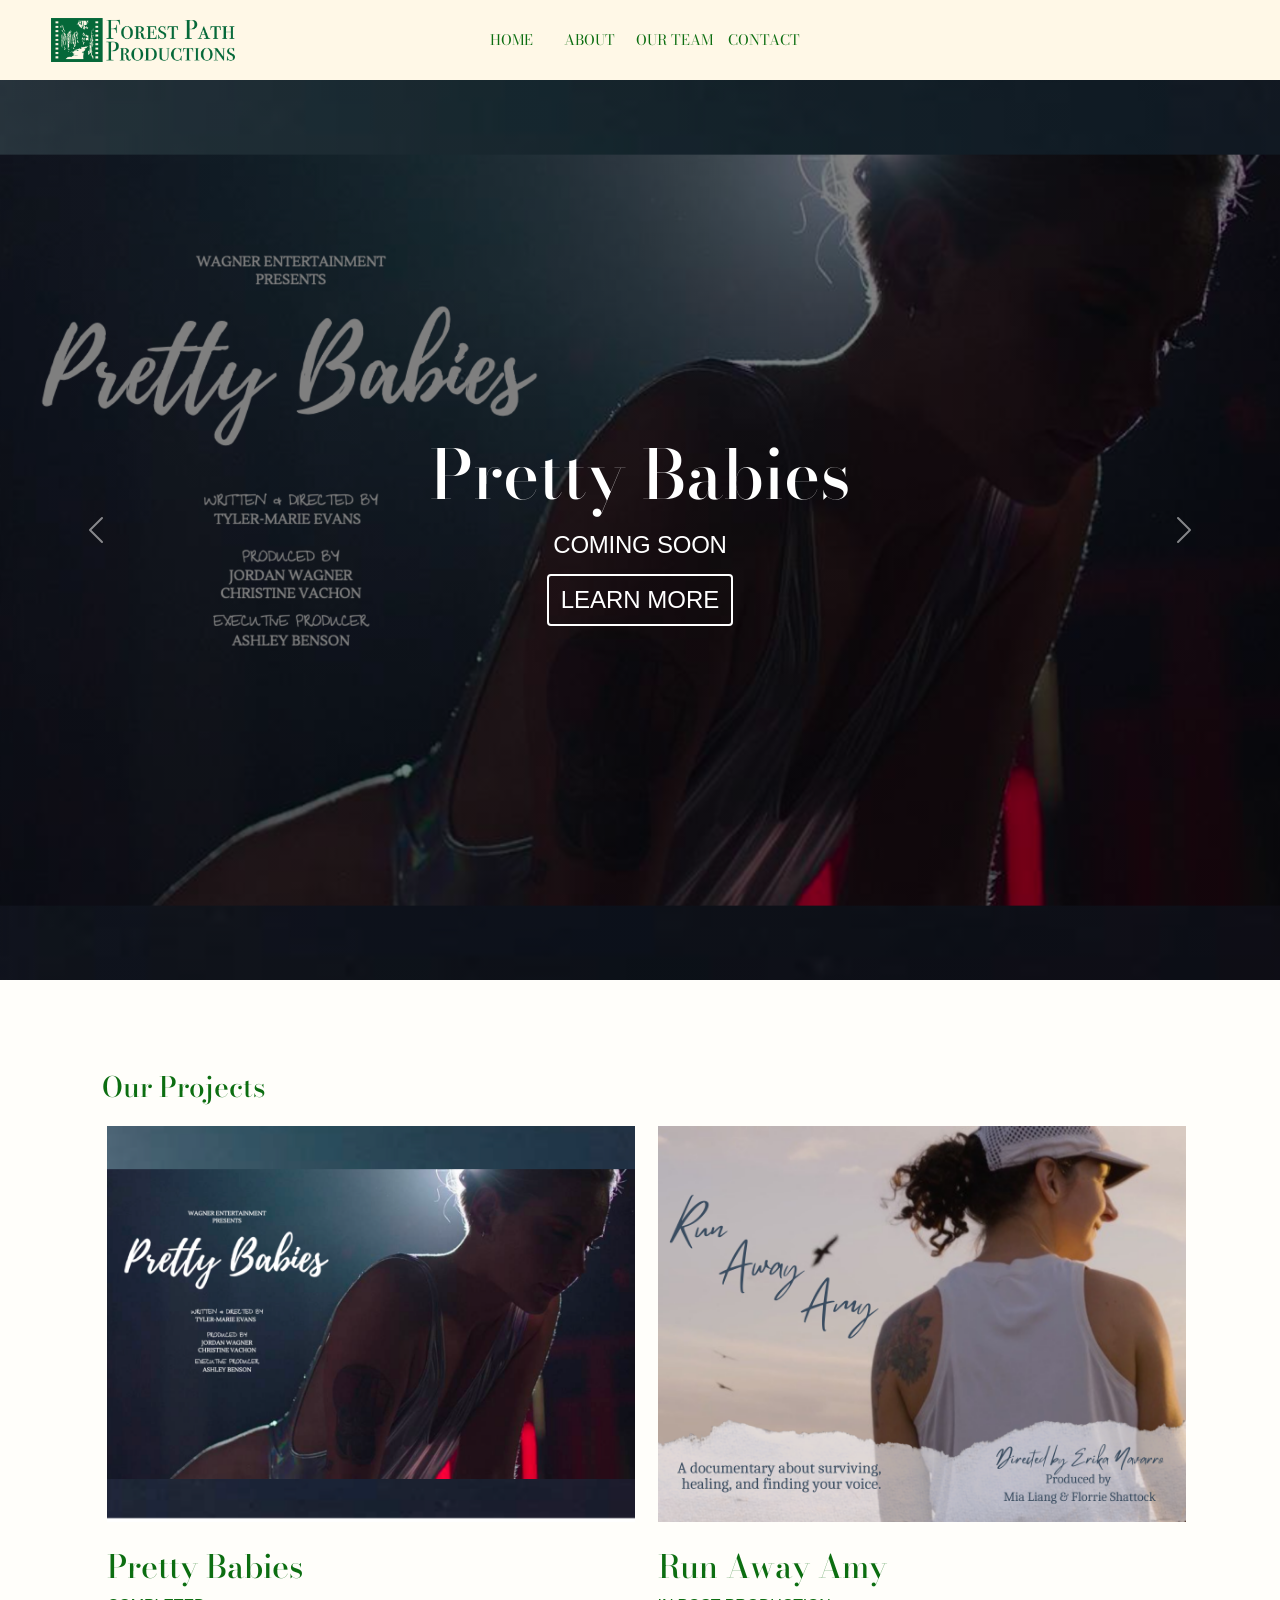
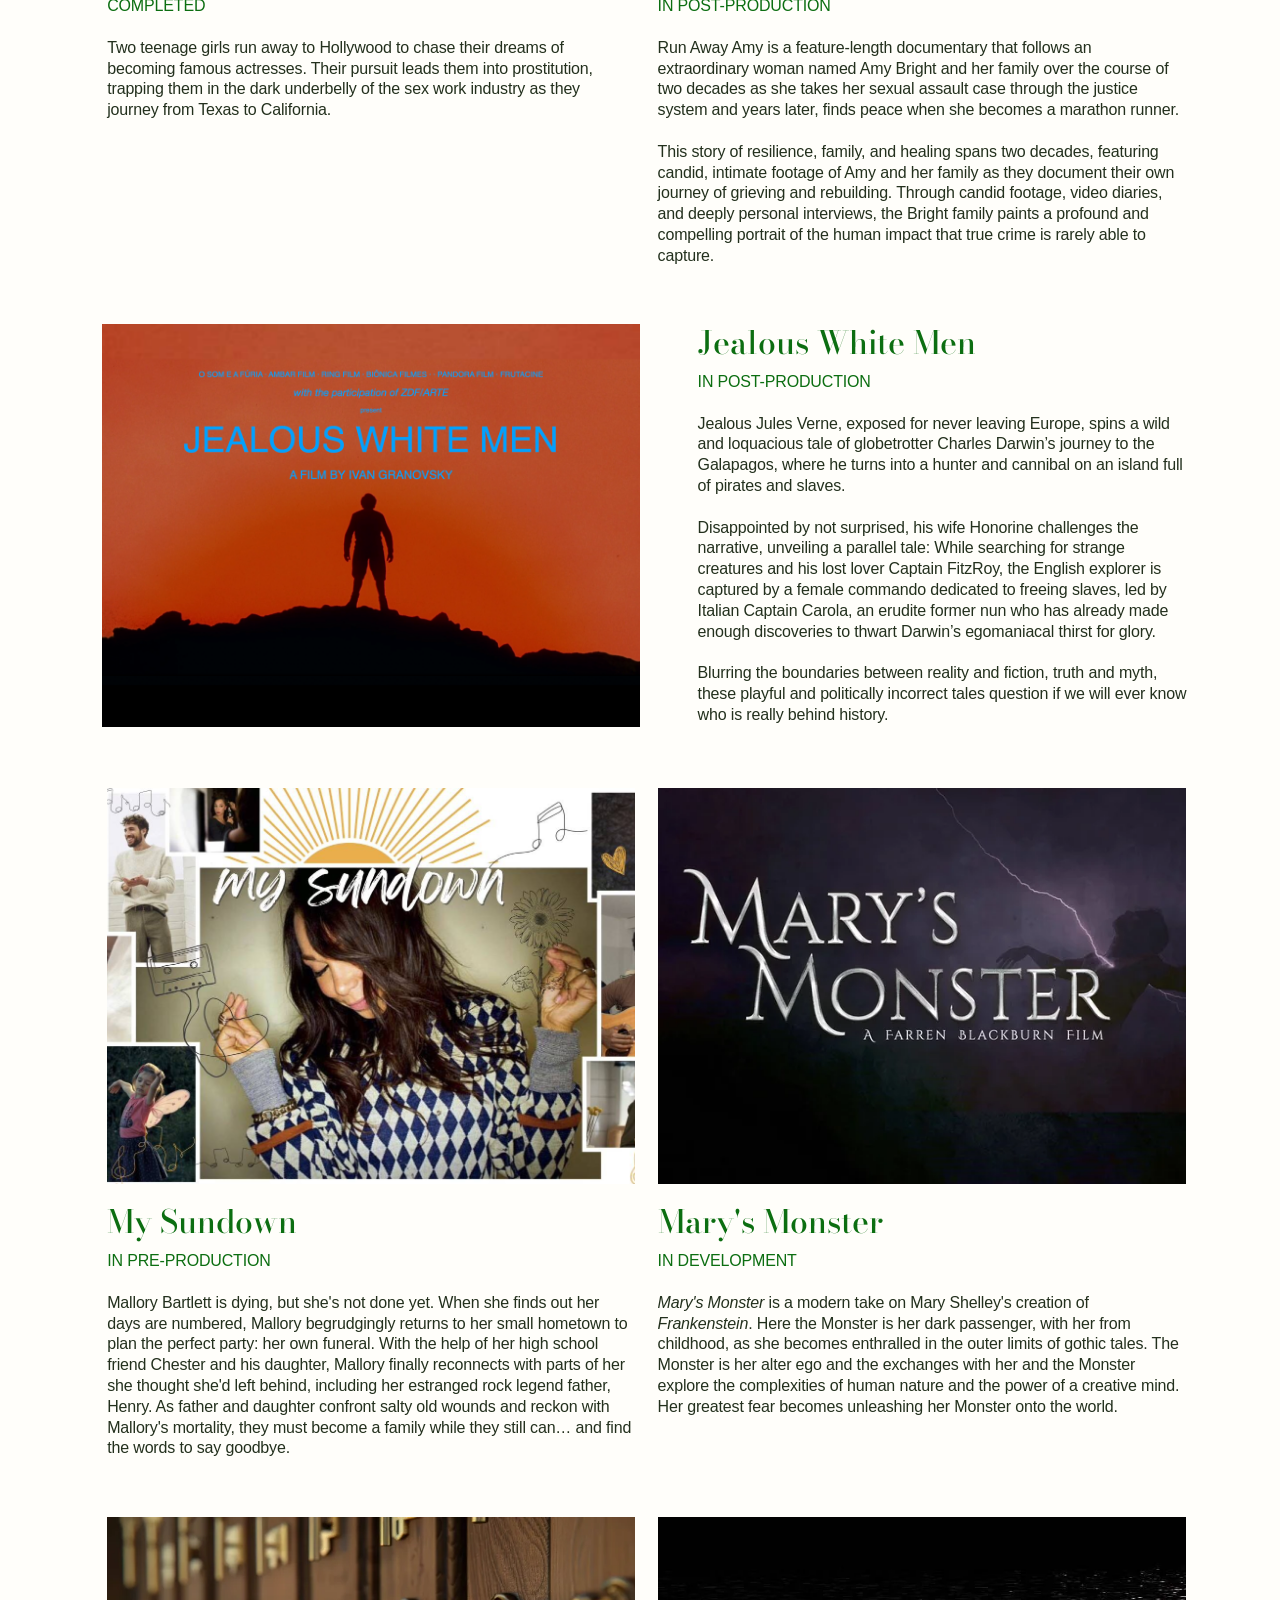
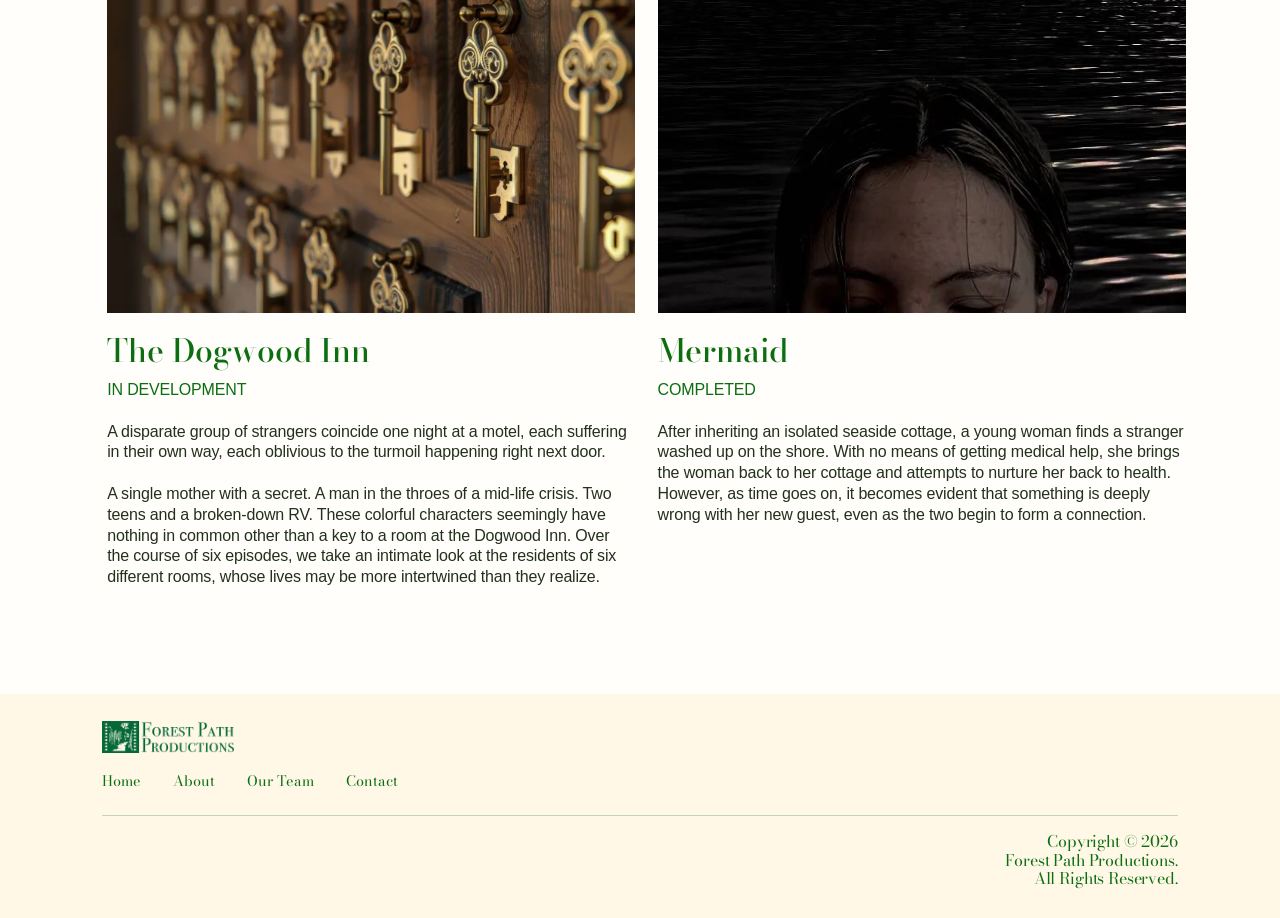
<file: index.html>
<!DOCTYPE html>
<html>
    <head>
        <meta charset="UTF-8">
        <meta name="viewport" content="width=device-width, initial-scale=1.0">
        <title>Forest Path Productions</title>
        <link href="https://cdn.jsdelivr.net/npm/bootstrap@5.1.3/dist/css/bootstrap.min.css" rel="stylesheet" integrity="sha384-1BmE4kWBq78iYhFldvKuhfTAU6auU8tT94WrHftjDbrCEXSU1oBoqyl2QvZ6jIW3" crossorigin="anonymous">
        <link rel="preconnect" href="https://fonts.googleapis.com">
        <link rel="preconnect" href="https://fonts.gstatic.com" crossorigin>
        <link href="https://fonts.googleapis.com/css2?family=Bodoni+Moda:ital,opsz,wght@0,6..96,400..900;1,6..96,400..900&display=swap" rel="stylesheet">
        <link href="css/style.css" rel="stylesheet" type="text/css" media="all">
        <script src="js/main.js" defer></script>
        <link href="https://cdn.jsdelivr.net/npm/bootstrap@5.3.2/dist/css/bootstrap.min.css" rel="stylesheet">
        <script src="https://cdn.jsdelivr.net/npm/bootstrap@5.3.2/dist/js/bootstrap.bundle.min.js"></script>
        <link rel="stylesheet" href="https://cdnjs.cloudflare.com/ajax/libs/font-awesome/4.7.0/css/font-awesome.min.css">
        <link rel="icon" type="image/x-icon" href="favicon.ico">
    </head>
    <script src="https://code.jquery.com/jquery-3.2.1.slim.min.js" integrity="sha384-KJ3o2DKtIkvYIK3UENzmM7KCkRr/rE9/Qpg6aAZGJwFDMVNA/GpGFF93hXpG5KkN" crossorigin="anonymous"></script>
    <script src="https://cdn.jsdelivr.net/npm/popper.js@1.12.9/dist/umd/popper.min.js" integrity="sha384-ApNbgh9B+Y1QKtv3Rn7W3mgPxhU9K/ScQsAP7hUibX39j7fakFPskvXusvfa0b4Q" crossorigin="anonymous"></script>
    <script src="https://cdn.jsdelivr.net/npm/bootstrap@4.0.0/dist/js/bootstrap.min.js" integrity="sha384-JZR6Spejh4U02d8jOt6vLEHfe/JQGiRRSQQxSfFWpi1MquVdAyjUar5+76PVCmYl" crossorigin="anonymous"></script>
    <body>
        <div>
            <header>
                <a href="index.html"><img src="./images/Forest Path Logo.webp" class="logo" /></a>
                <nav>
                    <ul>
                        <li><a href="index.html">HOME</a></li>
                        <li><a href="about.html">ABOUT</a></li>
                        <li><a href="ourteam.html" style="white-space: nowrap;">OUR TEAM</a></li>
                        <li><a href="contact.html">CONTACT</a></li>
                    </ul>
                </nav>
                <div>
                    <div class="hamburgerContainer" onclick="hamburgerToggle()">
                        <i id="hamburgerIcon" class="fa fa-bars" alt="Mobile menu: select to open."></i>
                    </div>
                </div>
            </header>

            <div id="hamburgerMenu" class="hamburgerMenu" style="display:none;">
                <nav>
                    <li><a href="index.html">Home</a></li>
                    <li><a href="about.html">About</a></li>
                    <li><a href="ourteam.html">Our Team</a></li>
                    <li><a href="contact.html">Contact</a></li>
                </nav>
            </div>

            <div id="slider1" class="carousel slide headerCarousel" data-bs-ride="carousel">
                <div class="carousel-inner">
                    <div class="carousel-item active">
                        <div class="carouselEntry prettyBabiesCarousel">
                            <div>
                                <h2 class="carouselTitle">Pretty Babies</h2>
                                <p class="carouselText">COMING SOON</p>
                                <a class="carouselButtonContainer" href="#prettyBabiesProject">
                                    <button class="carouselButton">LEARN MORE</button>
                                </a>
                            </div>
                        </div>
                    </div>
                    <div class="carousel-item">
                        <div class="carouselEntry runAwayAmyCarousel">
                            <div>
                                <h2 class="carouselTitle">Run Away Amy</h2>
                                <p class="carouselText">COMING SOON</p>
                                <a class="carouselButtonContainer" href="#runAwayAmyProject">
                                    <button class="carouselButton">LEARN MORE</button>
                                </a>
                            </div>
                        </div>
                    </div>
                    <div class="carousel-item">
                        <div class="carouselEntry jealousWhiteMenCarousel">
                            <div>
                                <h2 class="carouselTitle">Jealous White Men</h2>
                                <p class="carouselText">COMING SOON</p>
                                <a class="carouselButtonContainer" href="#jealousWhiteMenProject">
                                    <button class="carouselButton">LEARN MORE</button>
                                </a>
                            </div>
                        </div>
                    </div>
                </div>
                <button class="carousel-control-prev" type="button" data-bs-target="#slider1" data-bs-slide="prev">
                    <span class="carousel-control-prev-icon" aria-hidden="true"></span>
                    <span class="visually-hidden">Previous</span>
                </button>

                <button class="carousel-control-next" type="button" data-bs-target="#slider1" data-bs-slide="next">
                    <span class="carousel-control-next-icon" aria-hidden="true"></span>
                    <span class="visually-hidden">Next</span>
                </button>
            </div>

            <main>
                <h3 class="projectsHeader">Our Projects</h3>
                <div class="projects">
                    <div class="project" id="prettyBabiesProject">
                        <div class="projectImageContainer">
                            <a href="https://variety.com/2025/film/news/pretty-babies-ashley-benson-emily-alyn-lind-cast-1236446260/">
                                <img class="projectImage" src="./images/Pretty Babies.webp" alt="Pretty Babies Movie Poster" />
                            </a>
                        </div>
                        <div>
                            <h3 class="projectTitle">Pretty Babies</h3>
                            <p>COMPLETED
                                <br />
                                <br />
                                <span style="color:#23301d">
                                    Two teenage girls run away to Hollywood to chase their dreams of becoming famous actresses. Their pursuit leads them into prostitution, trapping them in the dark underbelly of the sex work industry as they journey from Texas to California.
                                </span>
                            </p>
                        </div>
                    </div>
                    <div class="project" id="runAwayAmyProject">
                        <div class="projectImageContainer">
                            <a href="https://www.gofundme.com/f/help-run-away-amy-cross-the-finish-line">
                                <img class="projectImage" src="./images/Run Away Amy.webp" alt="Run Away Amy Movie Poster" />
                            </a>
                        </div>
                        <div>
                            <h3 class="projectTitle">Run Away Amy</h3>
                            <p>IN POST-PRODUCTION
                                <br />
                                <br />
                                <span style="color:#23301d">
                                    Run Away Amy is a feature-length documentary that follows an extraordinary woman named Amy Bright and her family over the course of two decades as she takes her sexual assault case through the justice system and years later, finds peace when she becomes a marathon runner.
                                    <br /><br />
                                    This story of resilience, family, and healing spans two decades, featuring candid, intimate footage of Amy and her family as they document their own journey of grieving and rebuilding. Through candid footage, video diaries, and deeply personal interviews, the Bright family paints a profound and compelling portrait of the human impact that true crime is rarely able to capture.
                                </span>
                            </p>
                        </div>
                    </div>
                </div>
                <div class="projectHorizontal">
                    <div class="projectImageContainer projectHorizontalImage" id="jealousWhiteMenProject">
                        <img class="projectImage" src="./images/Jealous White Men.png" alt="Jealous White Men Movie Poster" />
                    </div>
                    <div class="projectHorizontalText">
                        <h3 class="projectTitle">Jealous White Men</h3>
                        <p>IN POST-PRODUCTION
                            <br />
                            <br />
                            <span style="color:#23301d">
                                Jealous Jules Verne, exposed for never leaving Europe, spins a wild and loquacious tale of globetrotter Charles Darwin’s journey to the Galapagos, where he turns into a hunter and cannibal on an island full of pirates and slaves.
                                <br /><br />
                                Disappointed by not surprised, his wife Honorine challenges the narrative, unveiling a parallel tale: While searching for strange creatures and his lost lover Captain FitzRoy, the English explorer is captured by a female commando dedicated to freeing slaves, led by Italian Captain Carola, an erudite former nun who has already made enough discoveries to thwart Darwin’s egomaniacal thirst for glory.
                                <br /><br />
                                Blurring the boundaries between reality and fiction, truth and myth, these playful and politically incorrect tales question if we will ever know who is really behind history.
                            </span>
                        </p>
                    </div>
                </div>
                <div class="projects">
                    <div class="project" id="mySundownProject">
                        <div class="projectImageContainer">
                            <img class="projectImage mySundownImage" src="./images/My Sundown.jpg" alt="My Sundown Movie Poster" />
                        </div>
                        <div>
                            <h3 class="projectTitle">My Sundown</h3>
                            <p>IN PRE-PRODUCTION
                                <br />
                                <br />
                                <span style="color:#23301d">
                                    Mallory Bartlett is dying, but she's not done yet. When she finds out her days are numbered, Mallory begrudgingly returns to her small hometown to plan the perfect party: her own funeral. With the help of her high school friend Chester and his daughter, Mallory finally reconnects with parts of her she thought she'd left behind, including her estranged rock legend father, Henry. As father and daughter confront salty old wounds and reckon with Mallory's mortality, they must become a family while they still can… and find the words to say goodbye.
                                </span>
                            </p>
                        </div>
                    </div>
                    <div class="project">
                        <div class="projectImageContainer">
                            <img class="projectImage" src="./images/Mary's Monster.webp" alt="Mary's Monster Movie Poster" />
                        </div>
                        <div>
                            <h3 class="projectTitle">Mary's Monster</h3>
                            <p>IN DEVELOPMENT
                                <br />
                                <br />
                                <span style="color:#23301d">
                                    <em>Mary's Monster</em> is a modern take on Mary Shelley's creation of <em>Frankenstein</em>. Here the Monster is her dark passenger, with her from childhood, as she becomes enthralled in the outer limits of gothic tales. The Monster is her alter ego and the exchanges with her and the Monster explore the complexities of human nature and the power of a creative mind. Her greatest fear becomes unleashing her Monster onto the world.
                                </span>
                            </p>
                        </div>
                    </div>
                    <div class="project">
                        <div class="projectImageContainer">
                            <img class="projectImage" src="./images/The Dogwood Inn.webp" alt="The Dogwood Inn Movie Poster" />
                        </div>
                        <div>
                            <h3 class="projectTitle">The Dogwood Inn</h3>
                            <p>IN DEVELOPMENT
                                <br />
                                <br />
                                <span style="color:#23301d">
                                    A disparate group of strangers coincide one night at a motel, each suffering in their own way, each oblivious to the turmoil happening right next door.
                                    <br /><br />
                                    A single mother with a secret. A man in the throes of a mid-life crisis. Two teens and a broken-down RV. These colorful characters seemingly have nothing in common other than a key to a room at the Dogwood Inn. Over the course of six episodes, we take an intimate look at the residents of six different rooms, whose lives may be more intertwined than they realize.
                                </span>
                            </p>
                        </div>
                    </div>
                    <div class="project">
                        <div class="projectImageContainer">
                            <img class="projectImage" src="./images/Mermaid.webp" alt="Mermaid Movie Poster" />
                        </div>
                        <div>
                            <h3 class="projectTitle">Mermaid</h3>
                            <p>COMPLETED
                                <br />
                                <br />
                                <span style="color:#23301d">
                                    After inheriting an isolated seaside cottage, a young woman finds a stranger washed up on the shore. With no means of getting medical help, she brings the woman back to her cottage and attempts to nurture her back to health. However, as time goes on, it becomes evident that something is deeply wrong with her new guest, even as the two begin to form a connection.
                                </span>
                            </p>
                        </div>
                    </div>
                </div>
            </main>
        </div>
        <footer>
            <div>
                <a href="index.html">
                    <img src="./images/Forest Path Logo.webp" class="footerLogo" />
                </a>
                <nav>
                    <ul>
                        <li><a href="index.html">Home</a></li>
                        <li><a href="about.html">About</a></li>
                        <li><a href="ourteam.html">Our Team</a></li>
                        <li><a href="contact.html">Contact</a></li>
                    </ul>
                </nav>
            </div>
            <hr>
            <p>Copyright © 2026
            <br />
            Forest Path Productions.
            <br />
            All Rights Reserved.</p>
        </footer>
    </body>
</html>
</file>
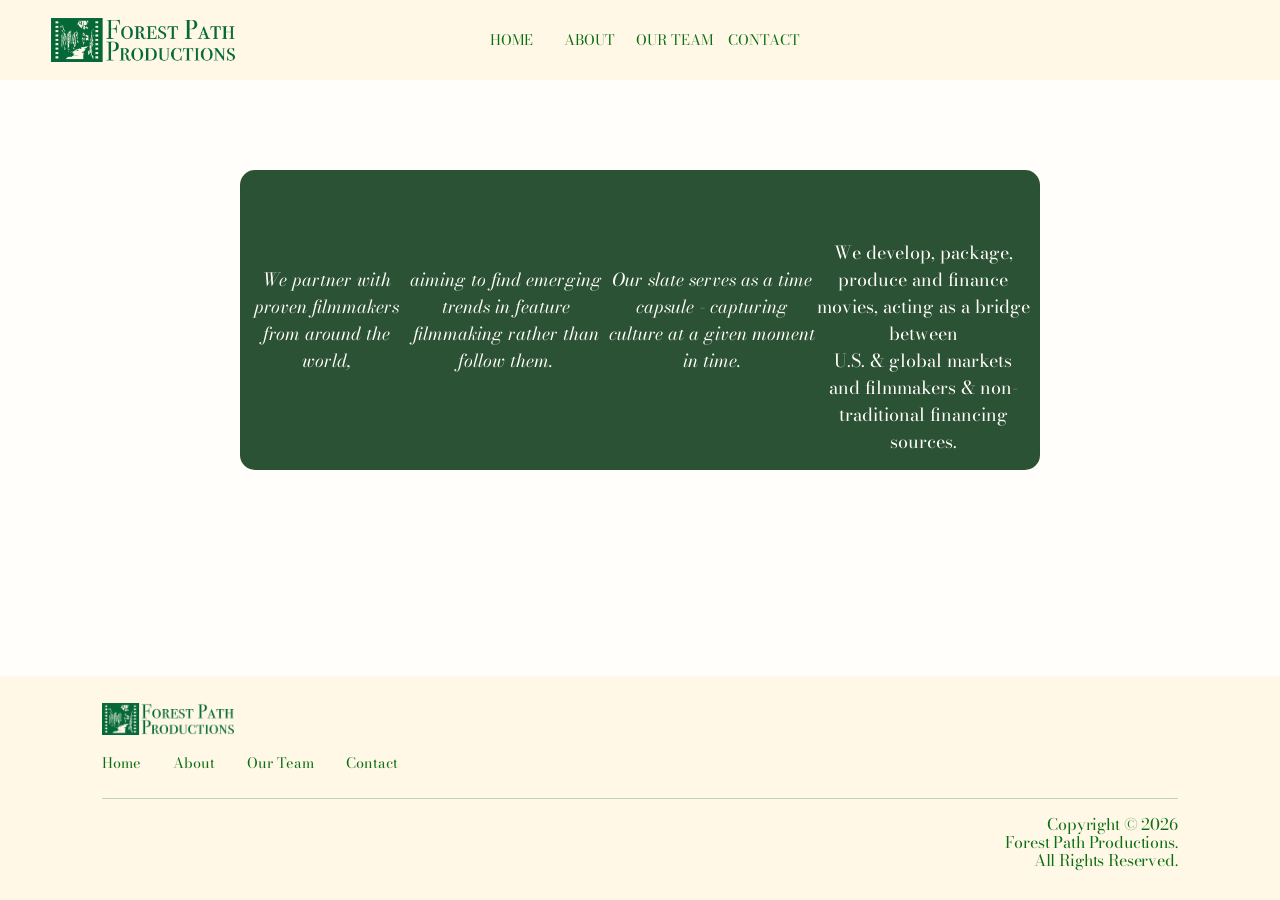
<file: about.html>
<!DOCTYPE html>
<html>
    <head>
        <meta charset="UTF-8">
        <meta name="viewport" content="width=device-width, initial-scale=1.0">
        <title>Forest Path Productions</title>
        <link href="https://cdn.jsdelivr.net/npm/bootstrap@5.1.3/dist/css/bootstrap.min.css" rel="stylesheet" integrity="sha384-1BmE4kWBq78iYhFldvKuhfTAU6auU8tT94WrHftjDbrCEXSU1oBoqyl2QvZ6jIW3" crossorigin="anonymous">
        <link rel="preconnect" href="https://fonts.googleapis.com">
        <link rel="preconnect" href="https://fonts.gstatic.com" crossorigin>
        <link href="https://fonts.googleapis.com/css2?family=Bodoni+Moda:ital,opsz,wght@0,6..96,400..900;1,6..96,400..900&display=swap" rel="stylesheet">
        <link href="css/style.css" rel="stylesheet" type="text/css" media="all">
        <script src="js/main.js" defer></script>
        <link rel="stylesheet" href="https://stackpath.bootstrapcdn.com/bootstrap/5.0.0-alpha1/css/bootstrap.min.css" integrity="sha384-r4NyP46KrjDleawBgD5tp8Y7UzmLA05oM1iAEQ17CSuDqnUK2+k9luXQOfXJCJ4I" crossorigin="anonymous">
        <script src="https://stackpath.bootstrapcdn.com/bootstrap/5.0.0-alpha1/js/bootstrap.min.js" integrity="sha384-oesi62hOLfzrys4LxRF63OJCXdXDipiYWBnvTl9Y9/TRlw5xlKIEHpNyvvDShgf/" crossorigin="anonymous"></script>
        <script src="https://cdn.jsdelivr.net/npm/popper.js@1.16.0/dist/umd/popper.min.js" integrity="sha384-Q6E9RHvbIyZFJoft+2mJbHaEWldlvI9IOYy5n3zV9zzTtmI3UksdQRVvoxMfooAo" crossorigin="anonymous"></script>
        <link rel="stylesheet" href="https://cdnjs.cloudflare.com/ajax/libs/font-awesome/4.7.0/css/font-awesome.min.css">
        <link rel="icon" type="image/x-icon" href="favicon.ico">
    </head>
    <script src="https://code.jquery.com/jquery-3.2.1.slim.min.js" integrity="sha384-KJ3o2DKtIkvYIK3UENzmM7KCkRr/rE9/Qpg6aAZGJwFDMVNA/GpGFF93hXpG5KkN" crossorigin="anonymous"></script>
    <script src="https://cdn.jsdelivr.net/npm/popper.js@1.12.9/dist/umd/popper.min.js" integrity="sha384-ApNbgh9B+Y1QKtv3Rn7W3mgPxhU9K/ScQsAP7hUibX39j7fakFPskvXusvfa0b4Q" crossorigin="anonymous"></script>
    <script src="https://cdn.jsdelivr.net/npm/bootstrap@4.0.0/dist/js/bootstrap.min.js" integrity="sha384-JZR6Spejh4U02d8jOt6vLEHfe/JQGiRRSQQxSfFWpi1MquVdAyjUar5+76PVCmYl" crossorigin="anonymous"></script>
    <body>
        <div>
            <header>
                <a href="index.html"><img src="./images/Forest Path Logo.webp" class="logo" /></a>
                <nav>
                    <ul>
                        <li><a href="index.html">HOME</a></li>
                        <li><a href="about.html">ABOUT</a></li>
                        <li><a href="ourteam.html" style="white-space: nowrap;">OUR TEAM</a></li>
                        <li><a href="contact.html">CONTACT</a></li>
                    </ul>
                </nav>
                <div>
                    <div class="hamburgerContainer" onclick="hamburgerToggle()">
                        <i id="hamburgerIcon" class="fa fa-bars" alt="Mobile menu: select to open."></i>
                    </div>
                </div>
            </header>

            <div id="hamburgerMenu" class="hamburgerMenu" style="display:none;">
                <nav>
                    <li><a href="index.html">Home</a></li>
                    <li><a href="about.html">About</a></li>
                    <li><a href="ourteam.html">Our Team</a></li>
                    <li><a href="contact.html">Contact</a></li>
                </nav>
            </div>

            <main>
                <div class="rounded-rectangle">
                    <i>We partner with proven filmmakers from around the world,</i>
                    <br>
                    <i>aiming to find emerging trends in feature filmmaking rather than follow them.</i>
                    <br>
                    <i>Our slate serves as a time capsule - capturing culture at a given moment in time.</i>
                    <br>
                    <br>
                    We develop, package, produce and finance movies, acting as a bridge between 
                    <br>
                    U.S. & global markets and filmmakers & non-traditional financing sources.
                </div>
                <style>
                .rounded-rectangle {
                width: 800px;
                height: 300px;
                background-color: #2c5235;
                margin: 0 auto;
                color: #fffefa;
                font-family: 'Bodoni Moda', serif;
                font-style: normal;
                font-size: 18px;
    
                border-radius: 15px; 
    
                display: flex;
                justify-content: center;
                align-items: center;
                text-align: center;
                    
                padding: 10px; 
                box-sizing: border-box;
                }
                </style>
            </main>
        </div>


        <footer>
            <div>
                <a href="index.html">
                    <img src="./images/Forest Path Logo.webp" class="footerLogo" />
                </a>
                <nav>
                    <ul>
                        <li><a href="index.html">Home</a></li>
                        <li><a href="about.html">About</a></li>
                        <li><a href="ourteam.html">Our Team</a></li>
                        <li><a href="contact.html">Contact</a></li>
                    </ul>
                </nav>
            </div>
            <hr>
            <p>Copyright © 2026
            <br />
            Forest Path Productions.
            <br />
            All Rights Reserved.</p>
        </footer>
        <script src="/js/main.js"></script>
    </body>
</html>
</file>
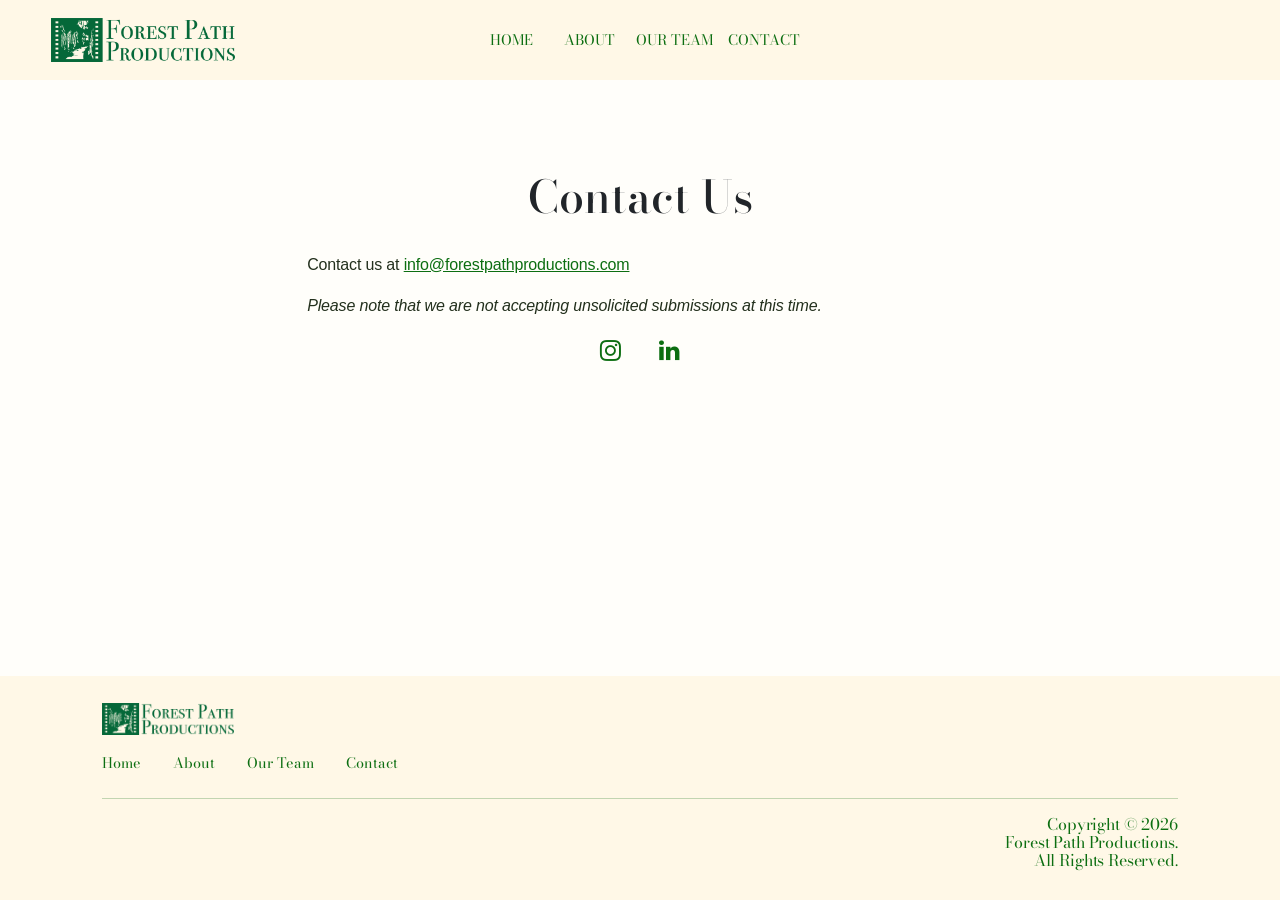
<file: contact.html>
<!DOCTYPE html>
<html>
    <head>
        <meta charset="UTF-8">
        <meta name="viewport" content="width=device-width, initial-scale=1.0">
        <title>Forest Path Productions</title>
        <link href="https://cdn.jsdelivr.net/npm/bootstrap@5.1.3/dist/css/bootstrap.min.css" rel="stylesheet" integrity="sha384-1BmE4kWBq78iYhFldvKuhfTAU6auU8tT94WrHftjDbrCEXSU1oBoqyl2QvZ6jIW3" crossorigin="anonymous">
        <link rel="preconnect" href="https://fonts.googleapis.com">
        <link rel="preconnect" href="https://fonts.gstatic.com" crossorigin>
        <link href="https://fonts.googleapis.com/css2?family=Bodoni+Moda:ital,opsz,wght@0,6..96,400..900;1,6..96,400..900&display=swap" rel="stylesheet">
        <link href="css/style.css" rel="stylesheet" type="text/css" media="all">
        <script src="js/main.js" defer></script>
        <link rel="stylesheet" href="https://stackpath.bootstrapcdn.com/bootstrap/5.0.0-alpha1/css/bootstrap.min.css" integrity="sha384-r4NyP46KrjDleawBgD5tp8Y7UzmLA05oM1iAEQ17CSuDqnUK2+k9luXQOfXJCJ4I" crossorigin="anonymous">
        <script src="https://stackpath.bootstrapcdn.com/bootstrap/5.0.0-alpha1/js/bootstrap.min.js" integrity="sha384-oesi62hOLfzrys4LxRF63OJCXdXDipiYWBnvTl9Y9/TRlw5xlKIEHpNyvvDShgf/" crossorigin="anonymous"></script>
        <script src="https://cdn.jsdelivr.net/npm/popper.js@1.16.0/dist/umd/popper.min.js" integrity="sha384-Q6E9RHvbIyZFJoft+2mJbHaEWldlvI9IOYy5n3zV9zzTtmI3UksdQRVvoxMfooAo" crossorigin="anonymous"></script>
        <link rel="stylesheet" href="https://cdnjs.cloudflare.com/ajax/libs/font-awesome/4.7.0/css/font-awesome.min.css">
        <link rel="icon" type="image/x-icon" href="favicon.ico">
    </head>
    <script src="https://code.jquery.com/jquery-3.2.1.slim.min.js" integrity="sha384-KJ3o2DKtIkvYIK3UENzmM7KCkRr/rE9/Qpg6aAZGJwFDMVNA/GpGFF93hXpG5KkN" crossorigin="anonymous"></script>
    <script src="https://cdn.jsdelivr.net/npm/popper.js@1.12.9/dist/umd/popper.min.js" integrity="sha384-ApNbgh9B+Y1QKtv3Rn7W3mgPxhU9K/ScQsAP7hUibX39j7fakFPskvXusvfa0b4Q" crossorigin="anonymous"></script>
    <script src="https://cdn.jsdelivr.net/npm/bootstrap@4.0.0/dist/js/bootstrap.min.js" integrity="sha384-JZR6Spejh4U02d8jOt6vLEHfe/JQGiRRSQQxSfFWpi1MquVdAyjUar5+76PVCmYl" crossorigin="anonymous"></script>
    <body>
        <div>
            <header>
                <a href="index.html"><img src="./images/Forest Path Logo.webp" class="logo" /></a>
                <nav>
                    <ul>
                        <li><a href="index.html">HOME</a></li>
                        <li><a href="about.html">ABOUT</a></li>
                        <li><a href="ourteam.html" style="white-space: nowrap;">OUR TEAM</a></li>
                        <li><a href="contact.html">CONTACT</a></li>
                    </ul>
                </nav>
                <div>
                    <div class="hamburgerContainer" onclick="hamburgerToggle()">
                        <i id="hamburgerIcon" class="fa fa-bars" alt="Mobile menu: select to open."></i>
                    </div>
                </div>
            </header>

            <div id="hamburgerMenu" class="hamburgerMenu" style="display:none;">
                <nav>
                    <li><a href="index.html">Home</a></li>
                    <li><a href="about.html">About</a></li>
                    <li><a href="ourteam.html">Our Team</a></li>
                    <li><a href="contact.html">Contact</a></li>
                </nav>
            </div>

            <main>
                <div class="contactUsText">
                    <h2 style="text-align: center;">Contact Us</h2>
                    <p style="color:#23301d">
                        Contact us at <a href="mailto:info@forestpathproductions.com">info@forestpathproductions.com</a>
                        <br>
                        <br>
                        <i>Please note that we are not accepting unsolicited submissions at this time.</i>
                    </p>
                </div>

                <div class="contactUsIcons">
                    <a href="https://www.instagram.com/forestpathproductions/"><i class="fa fa-instagram"></i></a>
                    &nbsp;&nbsp;&nbsp;
                    <a href="https://www.linkedin.com/company/forest-path-productions/"><i class="fa fa-linkedin"></i></a>
                </div>
            </main>
        </div>


        <footer>
            <div>
                <a href="index.html">
                    <img src="./images/Forest Path Logo.webp" class="footerLogo" />
                </a>
                <nav>
                    <ul>
                        <li><a href="index.html">Home</a></li>
                        <li><a href="about.html">About</a></li>                        
                        <li><a href="ourteam.html">Our Team</a></li>
                        <li><a href="contact.html">Contact</a></li>
                    </ul>
                </nav>
            </div>
            <hr>
            <p>Copyright © 2026
            <br />
            Forest Path Productions.
            <br />
            All Rights Reserved.</p>
        </footer>
        <script src="/js/main.js"></script>
    </body>
</html>
</file>
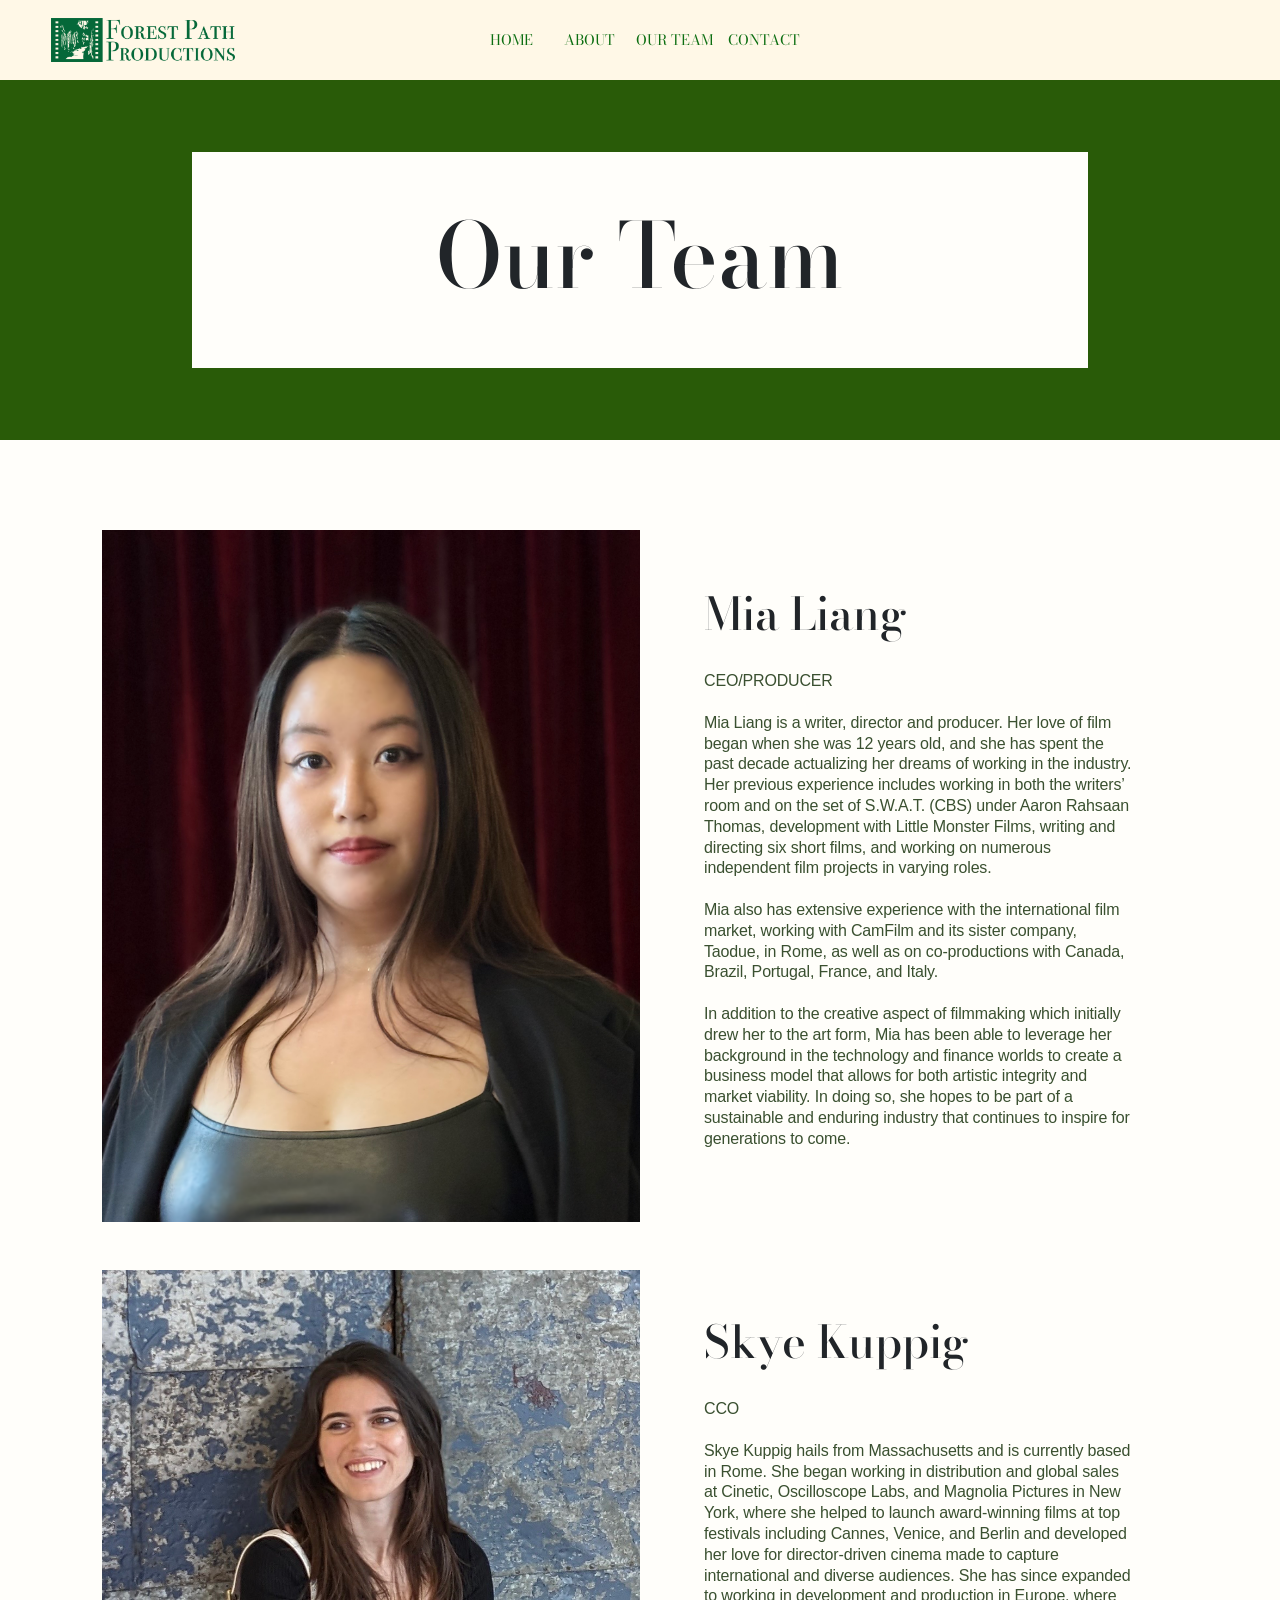
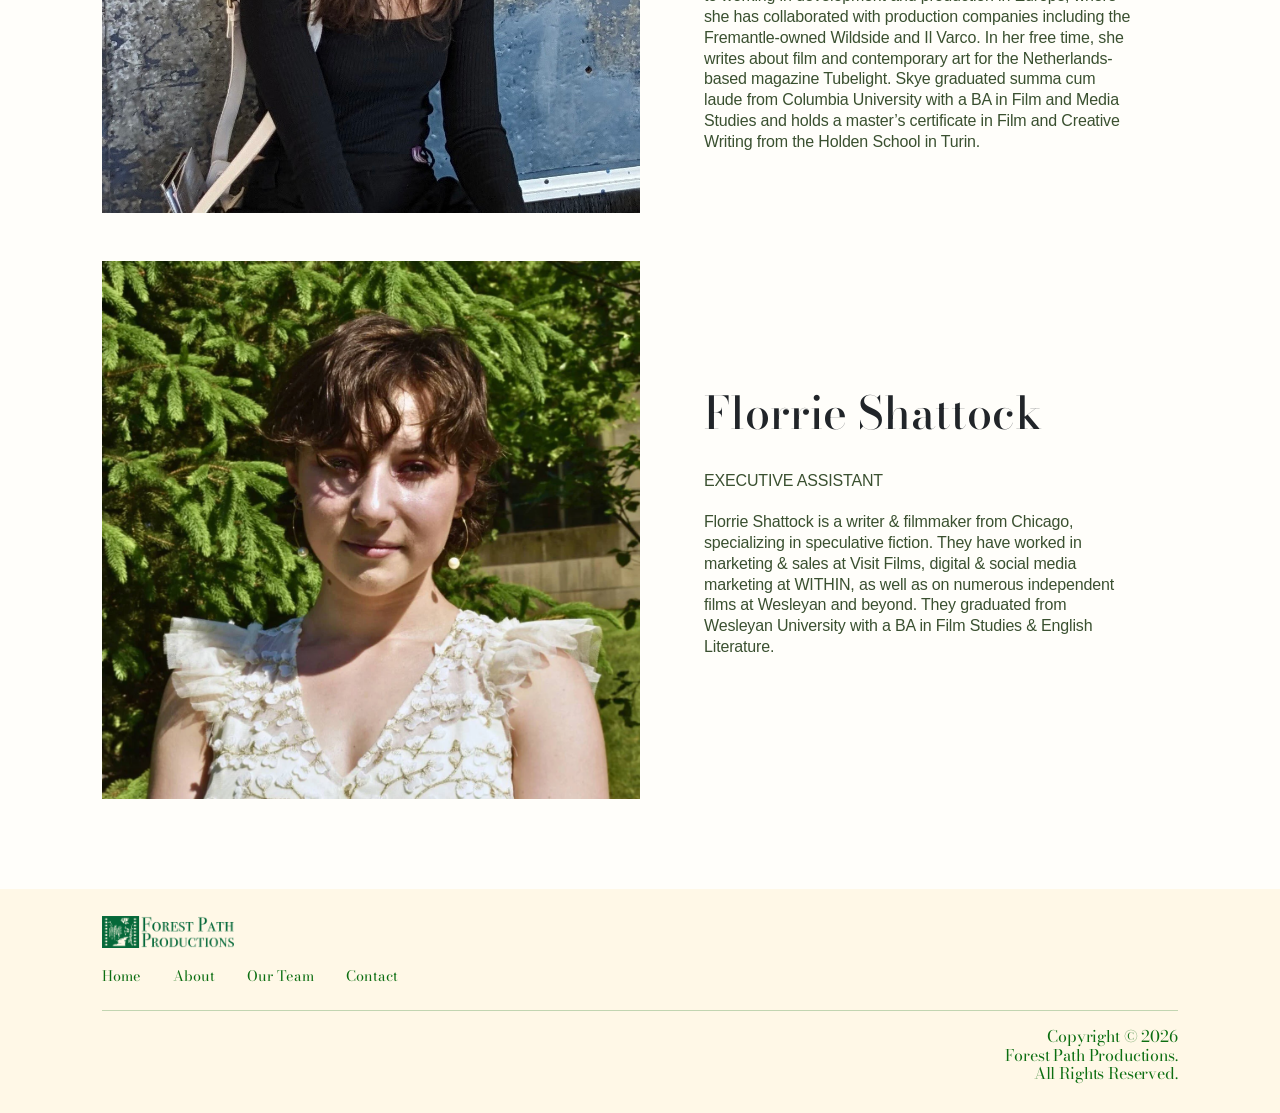
<file: ourteam.html>
<!DOCTYPE html>
<html>
    <head>
        <meta charset="UTF-8">
        <meta name="viewport" content="width=device-width, initial-scale=1.0">
        <title>Forest Path Productions</title>
        <link href="https://cdn.jsdelivr.net/npm/bootstrap@5.1.3/dist/css/bootstrap.min.css" rel="stylesheet" integrity="sha384-1BmE4kWBq78iYhFldvKuhfTAU6auU8tT94WrHftjDbrCEXSU1oBoqyl2QvZ6jIW3" crossorigin="anonymous">
        <link rel="preconnect" href="https://fonts.googleapis.com">
        <link rel="preconnect" href="https://fonts.gstatic.com" crossorigin>
        <link href="https://fonts.googleapis.com/css2?family=Bodoni+Moda:ital,opsz,wght@0,6..96,400..900;1,6..96,400..900&display=swap" rel="stylesheet">
        <link href="css/style.css" rel="stylesheet" type="text/css" media="all">
        <script src="js/main.js" defer></script>
        <link rel="stylesheet" href="https://stackpath.bootstrapcdn.com/bootstrap/5.0.0-alpha1/css/bootstrap.min.css" integrity="sha384-r4NyP46KrjDleawBgD5tp8Y7UzmLA05oM1iAEQ17CSuDqnUK2+k9luXQOfXJCJ4I" crossorigin="anonymous">
        <script src="https://stackpath.bootstrapcdn.com/bootstrap/5.0.0-alpha1/js/bootstrap.min.js" integrity="sha384-oesi62hOLfzrys4LxRF63OJCXdXDipiYWBnvTl9Y9/TRlw5xlKIEHpNyvvDShgf/" crossorigin="anonymous"></script>
        <script src="https://cdn.jsdelivr.net/npm/popper.js@1.16.0/dist/umd/popper.min.js" integrity="sha384-Q6E9RHvbIyZFJoft+2mJbHaEWldlvI9IOYy5n3zV9zzTtmI3UksdQRVvoxMfooAo" crossorigin="anonymous"></script>
        <link rel="stylesheet" href="https://cdnjs.cloudflare.com/ajax/libs/font-awesome/4.7.0/css/font-awesome.min.css">
        <link rel="icon" type="image/x-icon" href="favicon.ico">
    </head>
    <script src="https://code.jquery.com/jquery-3.2.1.slim.min.js" integrity="sha384-KJ3o2DKtIkvYIK3UENzmM7KCkRr/rE9/Qpg6aAZGJwFDMVNA/GpGFF93hXpG5KkN" crossorigin="anonymous"></script>
    <script src="https://cdn.jsdelivr.net/npm/popper.js@1.12.9/dist/umd/popper.min.js" integrity="sha384-ApNbgh9B+Y1QKtv3Rn7W3mgPxhU9K/ScQsAP7hUibX39j7fakFPskvXusvfa0b4Q" crossorigin="anonymous"></script>
    <script src="https://cdn.jsdelivr.net/npm/bootstrap@4.0.0/dist/js/bootstrap.min.js" integrity="sha384-JZR6Spejh4U02d8jOt6vLEHfe/JQGiRRSQQxSfFWpi1MquVdAyjUar5+76PVCmYl" crossorigin="anonymous"></script>
    <body>
        <div>
            <header>
                <a href="index.html"><img src="./images/Forest Path Logo.webp" class="logo" /></a>
                <nav>
                    <ul>
                        <li><a href="index.html">HOME</a></li>
                        <li><a href="about.html">ABOUT</a></li>
                        <li><a href="ourteam.html" style="white-space: nowrap;">OUR TEAM</a></li>
                        <li><a href="contact.html">CONTACT</a></li>
                    </ul>
                </nav>
                <div>
                    <div class="hamburgerContainer" onclick="hamburgerToggle()">
                        <i id="hamburgerIcon" class="fa fa-bars" alt="Mobile menu: select to open."></i>
                    </div>
                </div>
            </header>

            <div id="hamburgerMenu" class="hamburgerMenu" style="display:none;">
                <nav>
                    <li><a href="index.html">Home</a></li>
                    <li><a href="about.html">About</a></li>
                    <li><a href="ourteam.html">Our Team</a></li>
                    <li><a href="contact.html">Contact</a></li>
                </nav>
            </div>

            <div class="standardHeroBanner">
                <div class="standardHeroBannerInner">
                    <h1>Our Team</h1>
                </div>
            </div>
            <main>
                <div class="aboutUsEntry">
                    <div class="aboutUsImageContainer">
                        <img src="./images/Mia Liang.webp" alt="Mia Liang" class="aboutUsImage" />
                    </div>
                    <div class="aboutUsText">
                        <div>
                            <h2>Mia Liang</h2>
                            <p style="color:#3A5030">CEO/PRODUCER
                                <br>
                                <br>
                                Mia Liang is a writer, director and producer. Her love of film began when she was 12 years old, and she has spent the past decade actualizing her dreams of working in the industry. Her previous experience includes working in both the writers’ room and on the set of S.W.A.T. (CBS) under Aaron Rahsaan Thomas, development with Little Monster Films, writing and directing six short films, and working on numerous independent film projects in varying roles.
                                <br>
                                <br>
                                Mia also has extensive experience with the international film market, working with CamFilm and its sister company, Taodue, in Rome, as well as on co-productions with Canada, Brazil, Portugal, France, and Italy.
                                <br>
                                <br>
                                In addition to the creative aspect of filmmaking which initially drew her to the art form, Mia has been able to leverage her background in the technology and finance worlds to create a business model that allows for both artistic integrity and market viability. In doing so, she hopes to be part of a sustainable and enduring industry that continues to inspire for generations to come.
                            </p>
                        </div>
                    </div>
                </div>
                <div class="aboutUsEntry">
                    <div class="aboutUsImageContainer">
                        <img src="./images/Skye Kuppig.jpeg" alt="Skye Kuppig" class="aboutUsImage" />
                    </div>
                    <div class="aboutUsText">
                        <div>
                            <h2>Skye Kuppig</h2>
                            <p style="color:#3A5030">CCO
                                <br>
                                <br>
                                Skye Kuppig hails from Massachusetts and is currently based in Rome. She began working in distribution and global sales at Cinetic, Oscilloscope Labs, and Magnolia Pictures in New York, where she helped to launch award-winning films at top festivals including Cannes, Venice, and Berlin and developed her love for director-driven cinema made to capture international and diverse audiences. She has since expanded to working in development and production in Europe, where she has collaborated with production companies including the Fremantle-owned Wildside and Il Varco. In her free time, she writes about film and contemporary art for the Netherlands-based magazine Tubelight. Skye graduated summa cum laude from Columbia University with a BA in Film and Media Studies and holds a master’s certificate in Film and Creative Writing from the Holden School in Turin.
                            </p>
                        </div>
                    </div>
                </div>
                <div class="aboutUsEntry" style="margin-bottom: 0;">
                    <div class="aboutUsImageContainer">
                        <img src="./images/Florrie Shattock.webp" alt="Florrie Shattock" class="aboutUsImage" />
                    </div>
                    <div class="aboutUsText">
                        <div>
                            <h2>Florrie Shattock</h2>
                            <p style="color:#3A5030">EXECUTIVE ASSISTANT
                                <br>
                                <br>
                                Florrie Shattock is a writer & filmmaker from Chicago, specializing in speculative fiction. They have worked in marketing & sales at Visit Films, digital & social media marketing at WITHIN, as well as on numerous independent films at Wesleyan and beyond. They graduated from Wesleyan University with a BA in Film Studies & English Literature.
                            </p>
                        </div>
                    </div>
                </div>
            </main>
        </div>
        <footer>
            <div>
                <a href="index.html">
                    <img src="./images/Forest Path Logo.webp" class="footerLogo" />
                </a>
                <nav>
                    <ul>
                        <li><a href="index.html">Home</a></li>
                        <li><a href="about.html">About</a></li>
                        <li><a href="ourteam.html">Our Team</a></li>
                        <li><a href="contact.html">Contact</a></li>
                    </ul>
                </nav>
            </div>
            <hr>
            <p>Copyright © 2026
            <br />
            Forest Path Productions.
            <br />
            All Rights Reserved.</p>
        </footer>
        <script src="js/main.js"></script>
    </body>
</html>
</file>
<file: css/style.css>
body {
    font-family: Calibri, sans-serif;
    margin: 0;
    padding: 0;
}

header {
    padding: 1vh 4vw;
    display: flex;
    align-items: center;
    justify-content: space-between;
    height: 5em;
    margin: 0;
    background-color: #fff8e7;
}

.logo {
    height: 2.8em;
}

header nav ul {
    list-style-type: none;
    width: 20em;
    margin: 0;
    padding: 0;
    display: flex;
    gap: 15px;
    flex: 1 0 0;
}

header nav ul li {
    flex: 1 0 0;
    text-align: center;
}

header nav ul li a {
    font-family: "Bodoni Moda", serif;
    font-optical-sizing: auto;
    font-weight: 400;
    font-style: normal;
    color: #0c6e11;
    text-decoration: none;
    font-size: 0.9em;
    display: inline-block;
    position: relative;
} 

.innerBanner {
    width: 100%;
    text-align: center;
    color: white;
    padding: 20px;
}

footer {
    background-color: #fff8e7;
    color: #0c6e11;
    position: relative;
    bottom: 0;
    width: 100%;
    padding: 3vh 8vw;
    box-sizing: border-box;
}

.container {
    padding: 20px;
}

header a {
    flex: 1 0 0;
}

header div {
    flex: 1 0 0;
}

main {
    background-color: #fffefa;
    margin: 0;
    padding: 10vh 8vw;
}

.projects {
    display: grid;
    column-gap: 0.8em;
    grid-template-columns: 50% 50%;
    row-gap: 2.6em;
}

h1 {
    font-family: "Bodoni Moda", serif;
    font-optical-sizing: auto;
    font-weight: 400;
    font-style: normal;
    color: #295b08;
    text-decoration: none;
    font-size: 10vh !important;
    margin: 0;
}

h2 {
    font-family: "Bodoni Moda", serif;
    font-optical-sizing: auto;
    font-weight: 400;
    font-style: normal;
    color: #0c6e11;
    text-decoration: none;
    font-size: 5vh !important;
    padding-bottom: 0.5em;
}

h3 {
    font-family: "Bodoni Moda", serif;
    font-optical-sizing: auto;
    font-weight: 400;
    font-style: normal;
    color: #0c6e11 !important;
    text-decoration: none;
    font-size: 2em;
    margin: 0;
}

.projectImage {
    width: 100%;
    aspect-ratio: 4 / 3;
    object-fit: cover;
    display: block;
    object-position: left top;
}

.mySundownImage {
    width: 100%;
    aspect-ratio: 4 / 3;
    object-fit: cover;
    display: block;
    object-position: center top;
}

p {
    color: #0c6e11;
    font-size: 16px;
    font-family: "DM Sans", sans-serif;
    font-optical-sizing: auto;
    font-weight: 100;
    font-style: normal;
    line-height: 1.3em;
    letter-spacing: -0.01em;
}

.project {
    display: flex;
    flex-direction: column;
    align-items: center;
    padding-left: 0.3em;
    padding-right: 0.3em;
}

.projectsHeader {
    margin-bottom: 0.8em;
}

.projectImageContainer {
    padding-bottom: 1.2em;
}

.projectTitle {
    margin-bottom: 0.3em;
    font-size: 2em;
}

.projectImageContainer a {
    background-color: white;
    display: inline-block;
}

.projectImageContainer a img:hover {
    opacity: .8;
}

.projectHorizontal {
    display: grid;
    column-gap: 0.8em;
    grid-template-columns: 50% 50%;
    padding-top: 2.6em;
    padding-bottom: 2.6em;
}

.projectHorizontalText {
    margin-left: 8.33333%;
}

.projectHorizontalImage {
    place-self: center; 
}

.footerLogo {
    height: 2em;
    width: auto;
    margin-bottom: 1em;
}

footer div nav ul {
    list-style-type: none;
    width: 20em;
    margin: 0;
    padding: 0;
    text-align: left;
    white-space: nowrap;
    display: flex;
    gap: 2em;
}

footer div nav ul li {
    text-align: left;
    width: fit-content;
}

footer div nav ul li a {
    font-family: "Bodoni Moda", serif;
    font-optical-sizing: auto;
    font-weight: 400;
    font-style: normal;
    color: #0c6e11;
    text-decoration: none;
    font-size: 0.9em;
}

footer div nav {
    padding-bottom: 0.4em;
}

.headerCarousel {
    width: 100%;
    height: auto;
}

.carouselEntry {
    height: 100vh;
    display: flex;
    width: 100%;
    background-size: cover;
    background-position: center center;
    background-repeat: no-repeat;
    justify-content: center;
    align-items: center;
    text-align: center;
}

.carouselTitle {
    margin: 0;
    padding-bottom: 0.2em;
    color: white;
    font-size: 68px !important;
}

.carouselText {
    margin: 0;
    padding-bottom: 0.6em;
    color: white;
    font-size: 24px !important;
}

.carouselButtonContainer {
    display: flex;
    justify-content: center;
    text-decoration: none;
}

.carouselButton {
    font-size: 24px;
    font-family: "DM Sans", sans-serif;
    border-radius: 4px;
    background: none;
    border: 2px solid white;
    color: white;
    padding: 6px 12px;
}

.prettyBabiesCarousel {
    background-image: linear-gradient( rgba(0, 0, 0, 0.5), rgba(0, 0, 0, 0.5) ), url('../images/Pretty Babies.webp');
}

.runAwayAmyCarousel {
    background-image: linear-gradient( rgba(0, 0, 0, 0.5), rgba(0, 0, 0, 0.5) ), url('../images/Run\ Away\ Amy.webp');
}

.mySundownCarousel {
    background-image: linear-gradient( rgba(0, 0, 0, 0.5), rgba(0, 0, 0, 0.5) ), url('../images/My\ Sundown.jpg');
}

.jealousWhiteMenCarousel {
    background-image: linear-gradient( rgba(0, 0, 0, 0.5), rgba(0, 0, 0, 0.5) ), url('../images/Jealous White Men.png');
}

footer p {
    font-family: "Bodoni Moda", serif;
    text-align: right;
    margin: 0.2em 0;
    font-size: 1em;
    line-height: 1.15em;
}

.carousel-inner {
  position: relative;
  width: 100%;
  overflow: hidden;
}

.carousel-item {
  position: relative;
  display: block;
  width: 100%;
  transition: transform 0.6s ease-in-out;
  backface-visibility: hidden;
}

.standardHeroBanner {
    width: 100%;
    background-color: #295b08;
    position: relative;
    padding: 8vh 15vw;
    height: 40vh;
    display: flex;
    justify-content: center;
    align-items: center;
}

.standardHeroBannerInner {
    background-color: #fffefa;
    width: 100%;
    height: 100%;
    display: flex;
    justify-content: center;
    align-items: center;
    text-align: center;
}

.aboutUsEntry {
    width: 100%;
    border-collapse: collapse;
    display: grid;
    grid-template-columns: 50% 50%;
    margin-bottom: 3em;
}

.aboutUsImageContainer {
    height: auto;
    width: 100%;
    object-position: center center;
    display: flex;
    justify-content: center;
    align-items: center;
}

.aboutUsImage {
    width: 100%;
    height: auto;
}

.aboutUsText {
    margin-left: 5vw;
    margin-right: 5vw;
    display: flex;
    justify-content: center;
    flex-direction: column;
    width: 80%;
}

.contactUsText {
    margin: 0 16vw;
}

.contactUsText p a {
    color: #0c6e11;
}

.contactUsIcons {
    font-size: 1.5em;
    color: #0c6e11;
    cursor: pointer;
    text-align: center;
}

.contactUsIcons a {
    color: #0c6e11;
}

body {
    min-height: 100vh;
    background-color: #fffefa !important;
    display: flex;
    flex-direction: column;
    justify-content: space-between;
}

.hamburgerContainer {
    font-size: 1.5em;
    color: #0c6e11;
    cursor: pointer;
    display: none;
    text-align: right;
}

.hamburgerMenu nav {
    border-top: 1px solid #0c6e11;
}

.hamburgerMenu nav li {
    list-style-type: none;
    padding: 1em 0;
    border-bottom: 1px solid #0c6e11;
    text-align: center;
}

.hamburgerMenu nav li a {
    font-family: "Bodoni Moda", serif;
    font-optical-sizing: auto;
    font-weight: 400;
    font-style: normal;
    color: #0c6e11;
    text-decoration: none;
    font-size: 0.9em;
    display: inline-block;
    position: relative;
}

@media only screen and (max-width: 830px) {
    header nav {
        display: none;
    }

    .hamburgerContainer {
        display: block;
    }

    .carouselTitle {
        font-size: 7.5vh !important;
        padding-bottom: 1.5vh;
        max-width: 75vw;
        display: block;
    }

    .carouselText {
        font-size: 3vh !important;
        padding-bottom: 1.5vh;
        max-width: 75vw;
        display: block;
    }

    .carouselButton {
        font-size: 3vh !important;
        padding: 4px 8px;
        max-width: 75vw;
        display: block;
    }
}

@media only screen and (max-width: 620px) {
    .projects {
        grid-template-columns: 100%;
    }   

    .aboutUsEntry {
        grid-template-columns: 100%;
        gap: 8vh;
    }

    footer {
        padding: 3vh 6vw;
    }
    
    footer div {
        text-align: center;
    }

    footer div nav {
        display: flex;
        justify-content: center;
    }
    
    footer div nav ul {
        text-align: center;
        justify-content: center;
    }
 
    footer p {
        font-family: "Bodoni Moda", serif;
        text-align: center;
        margin: 0.2em 0;
        font-size: 1em;
        line-height: 1.15em;
        padding-top: 2vh;
    }

    .contactUsText {
        margin: 0 4vw;
    }

    main {
        padding: 10vh 6vw;
    }

    .projectHorizontal {
        display: flex;
        flex-direction: column;
        align-items: center;
        padding-left: 0.3em;
        padding-right: 0.3em;
        row-gap: 0;
    }

    .projectHorizontalText {
        margin-left: 0%;
    }
}
</file>
